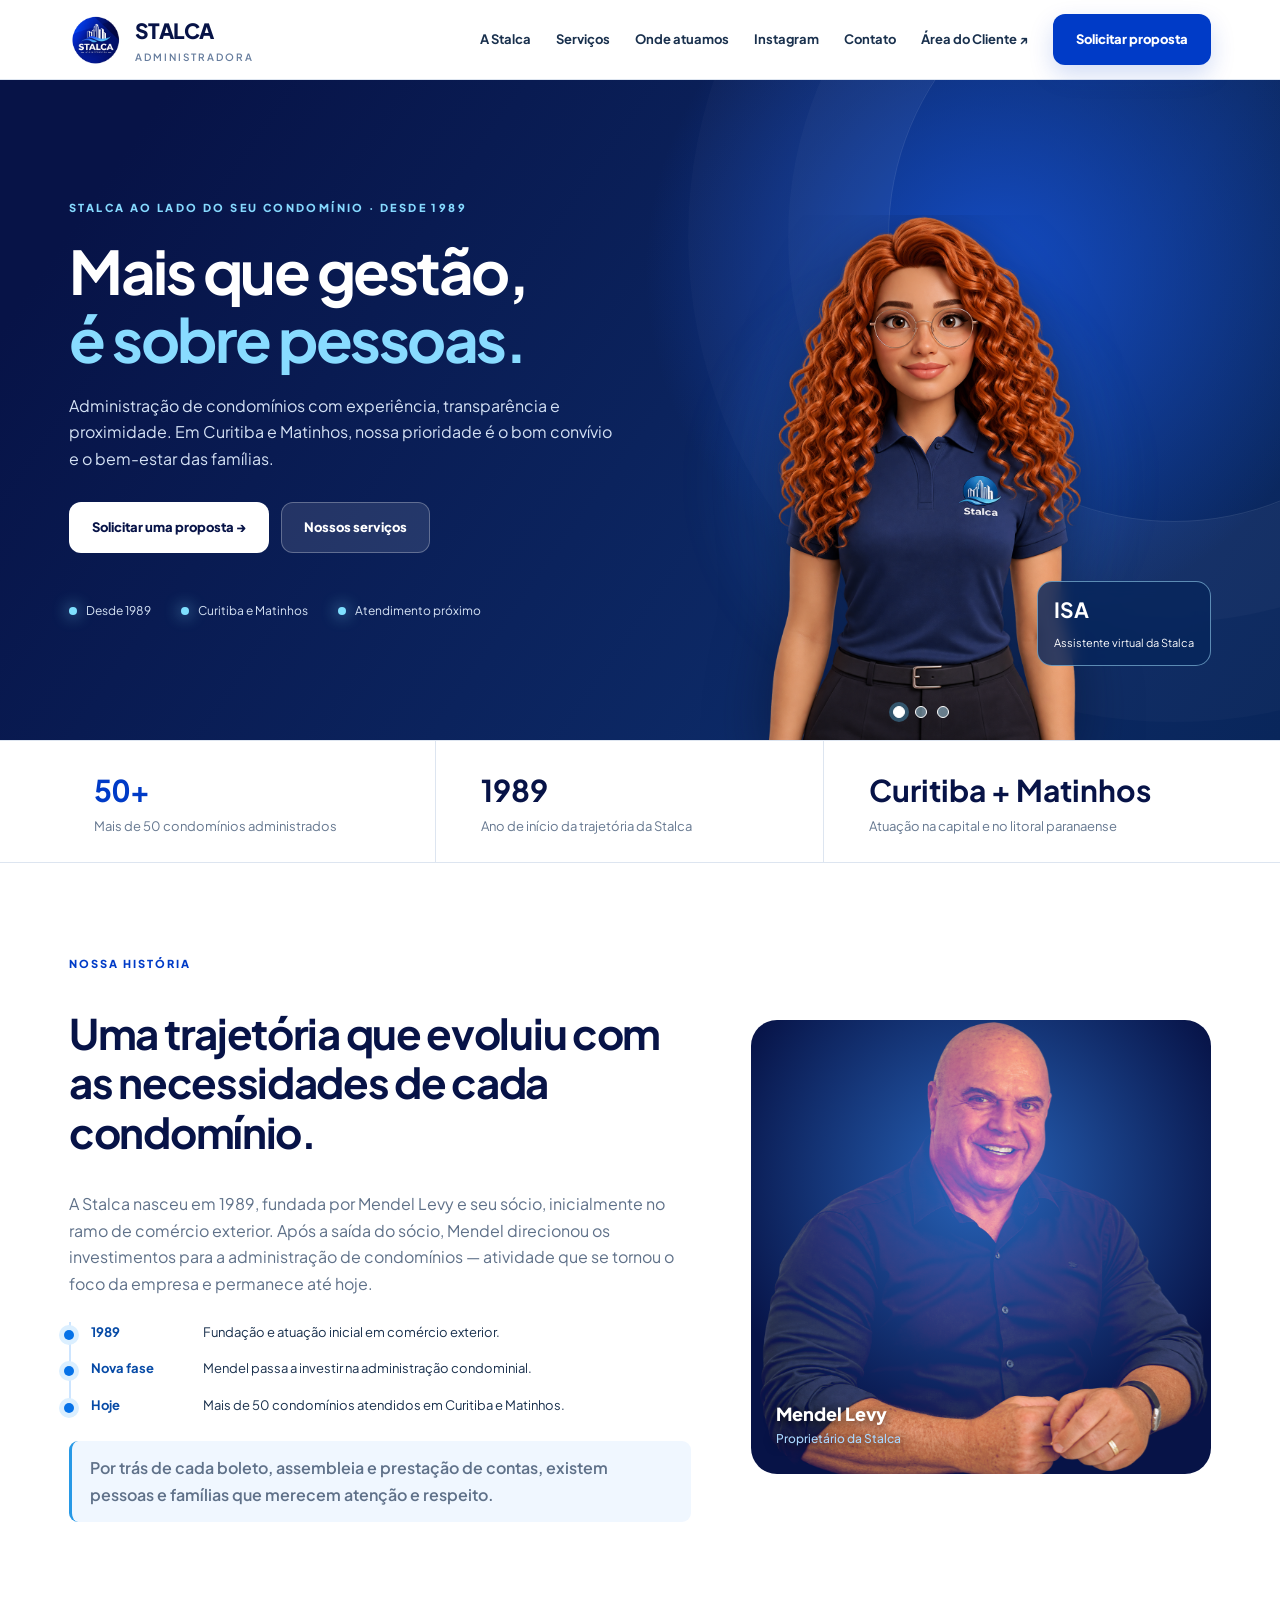
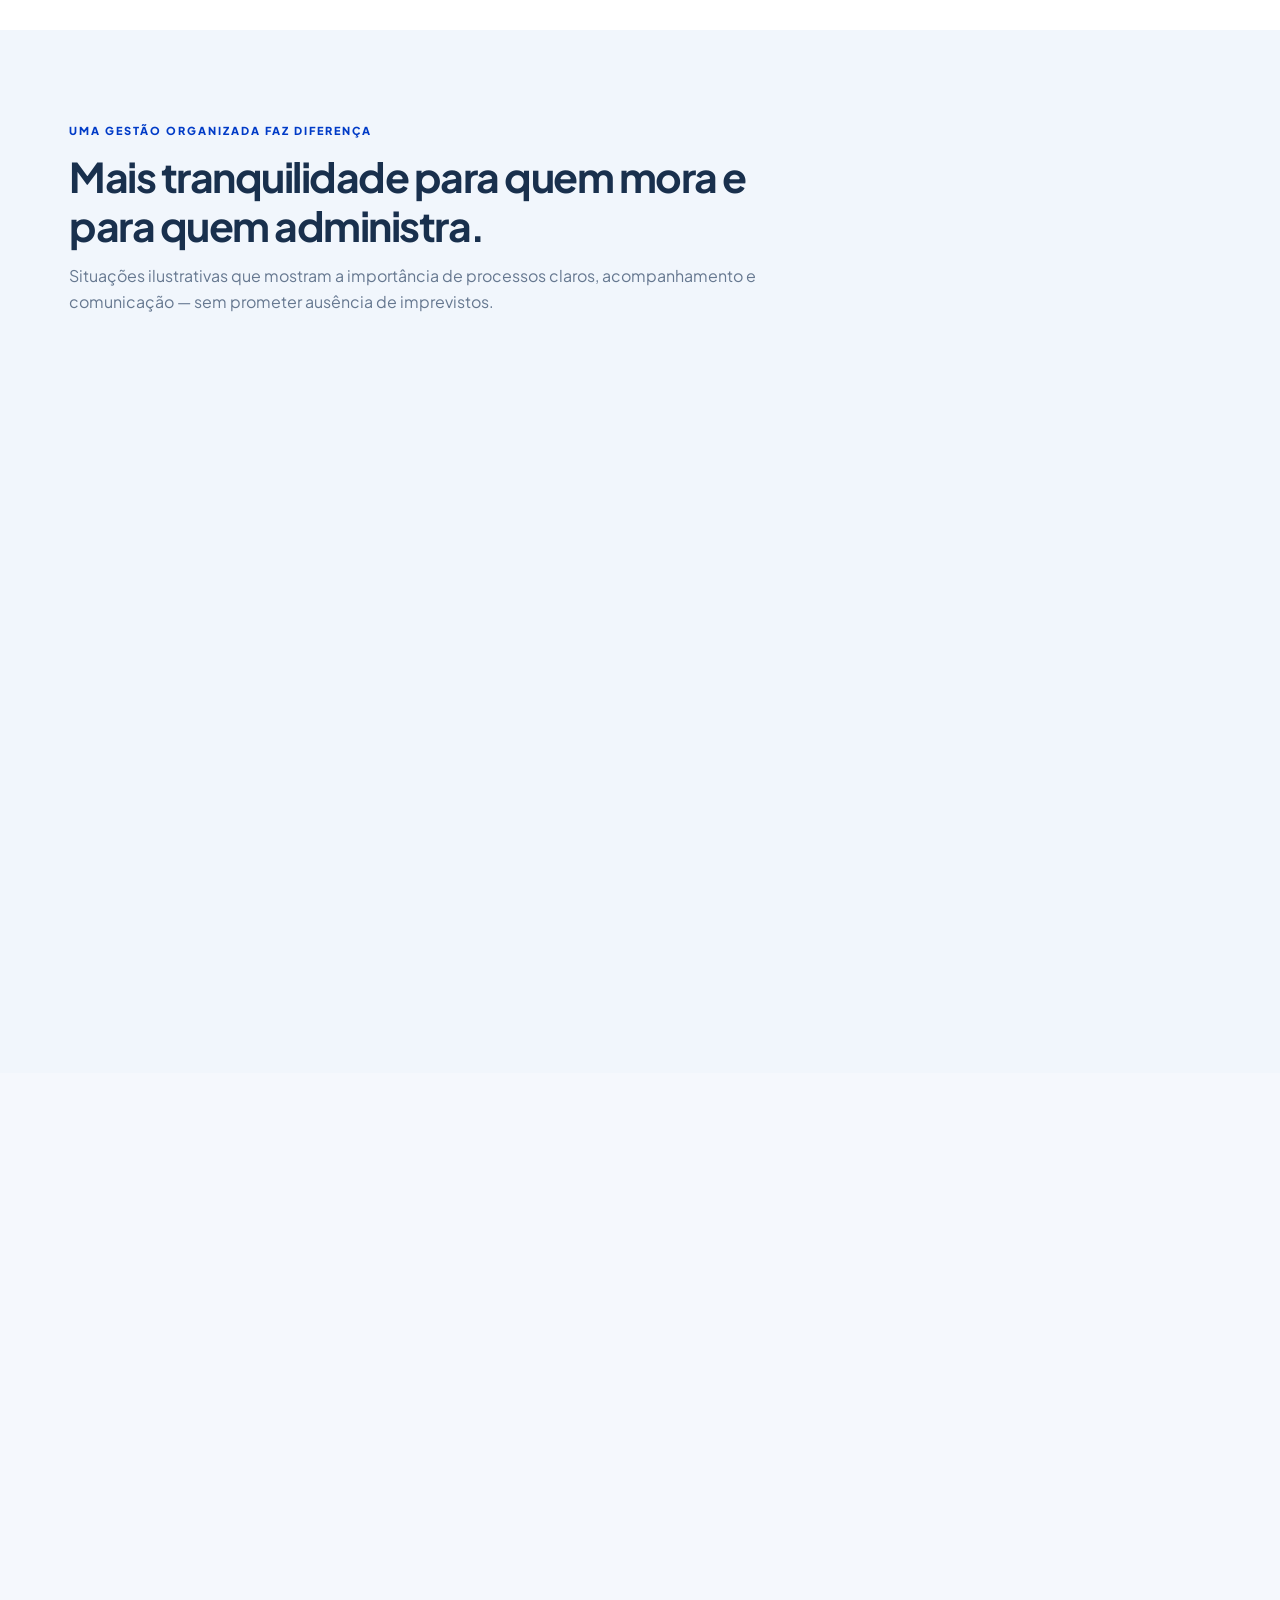
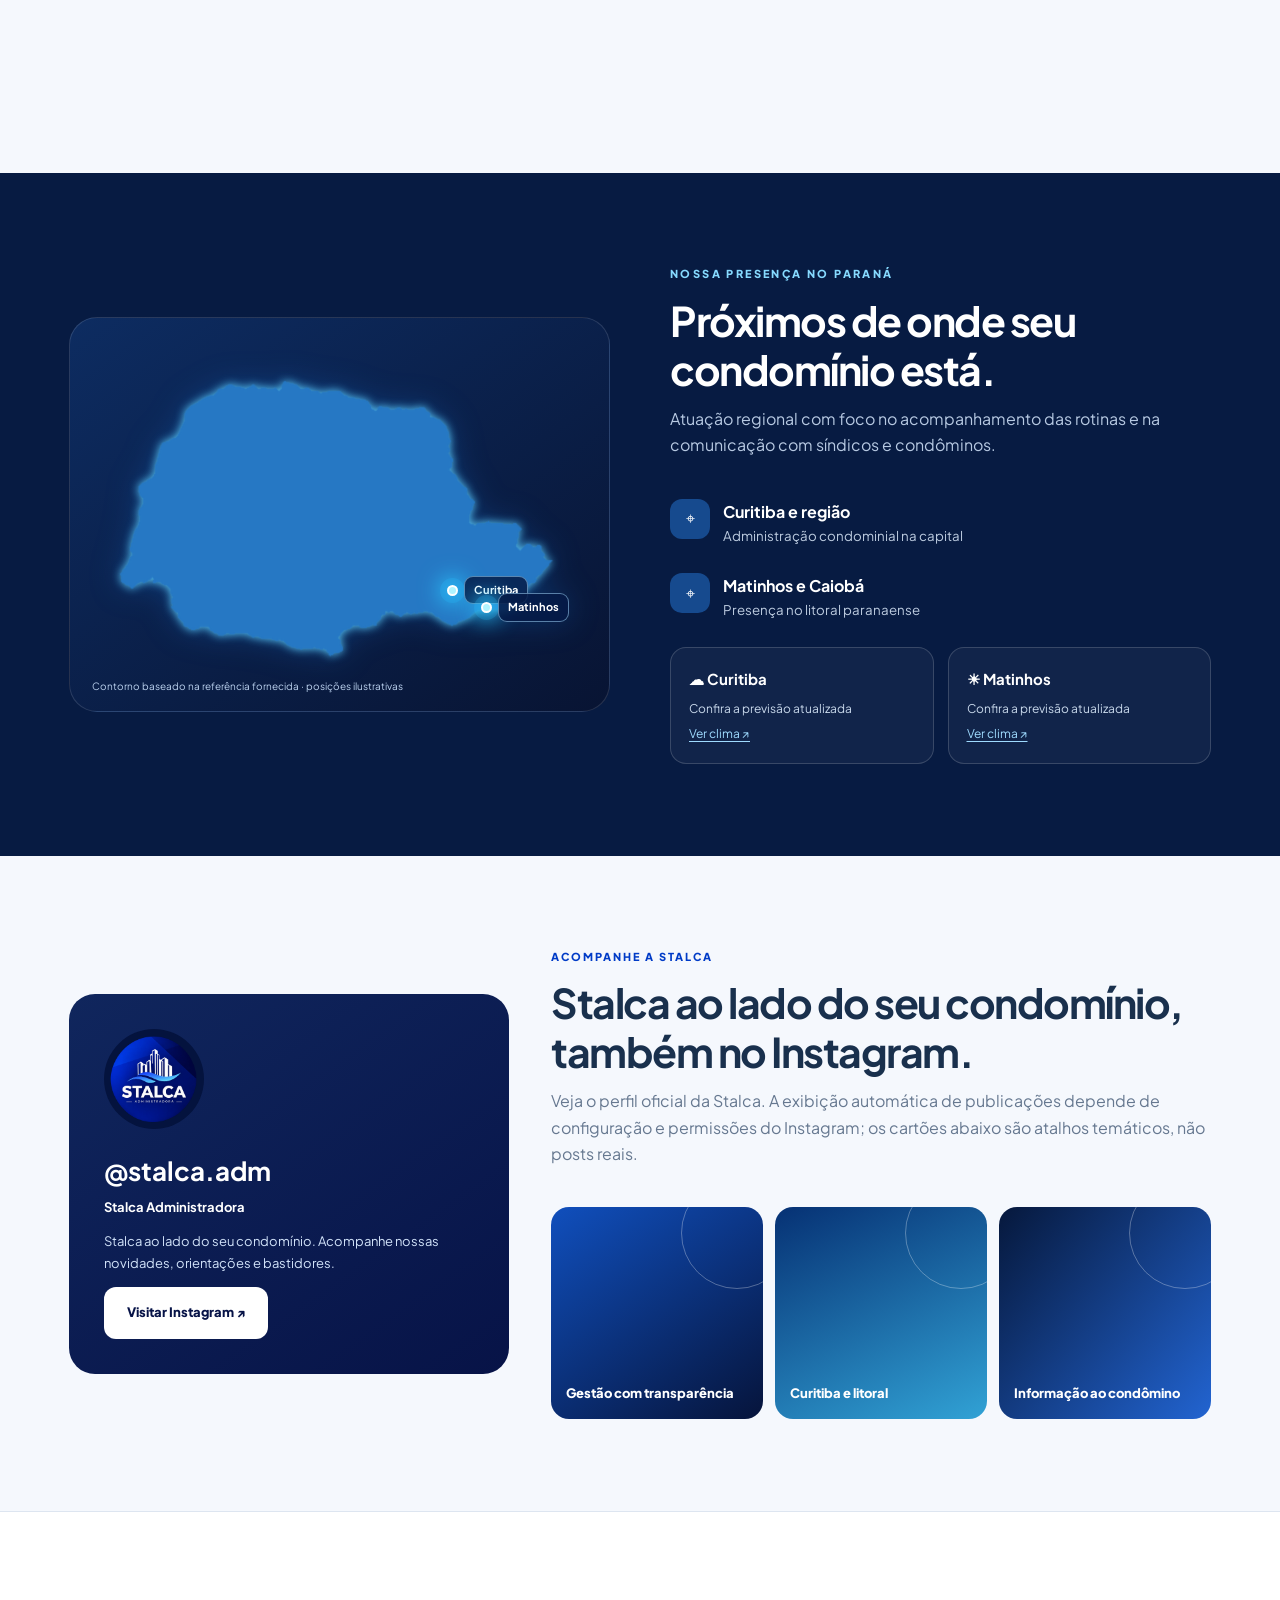
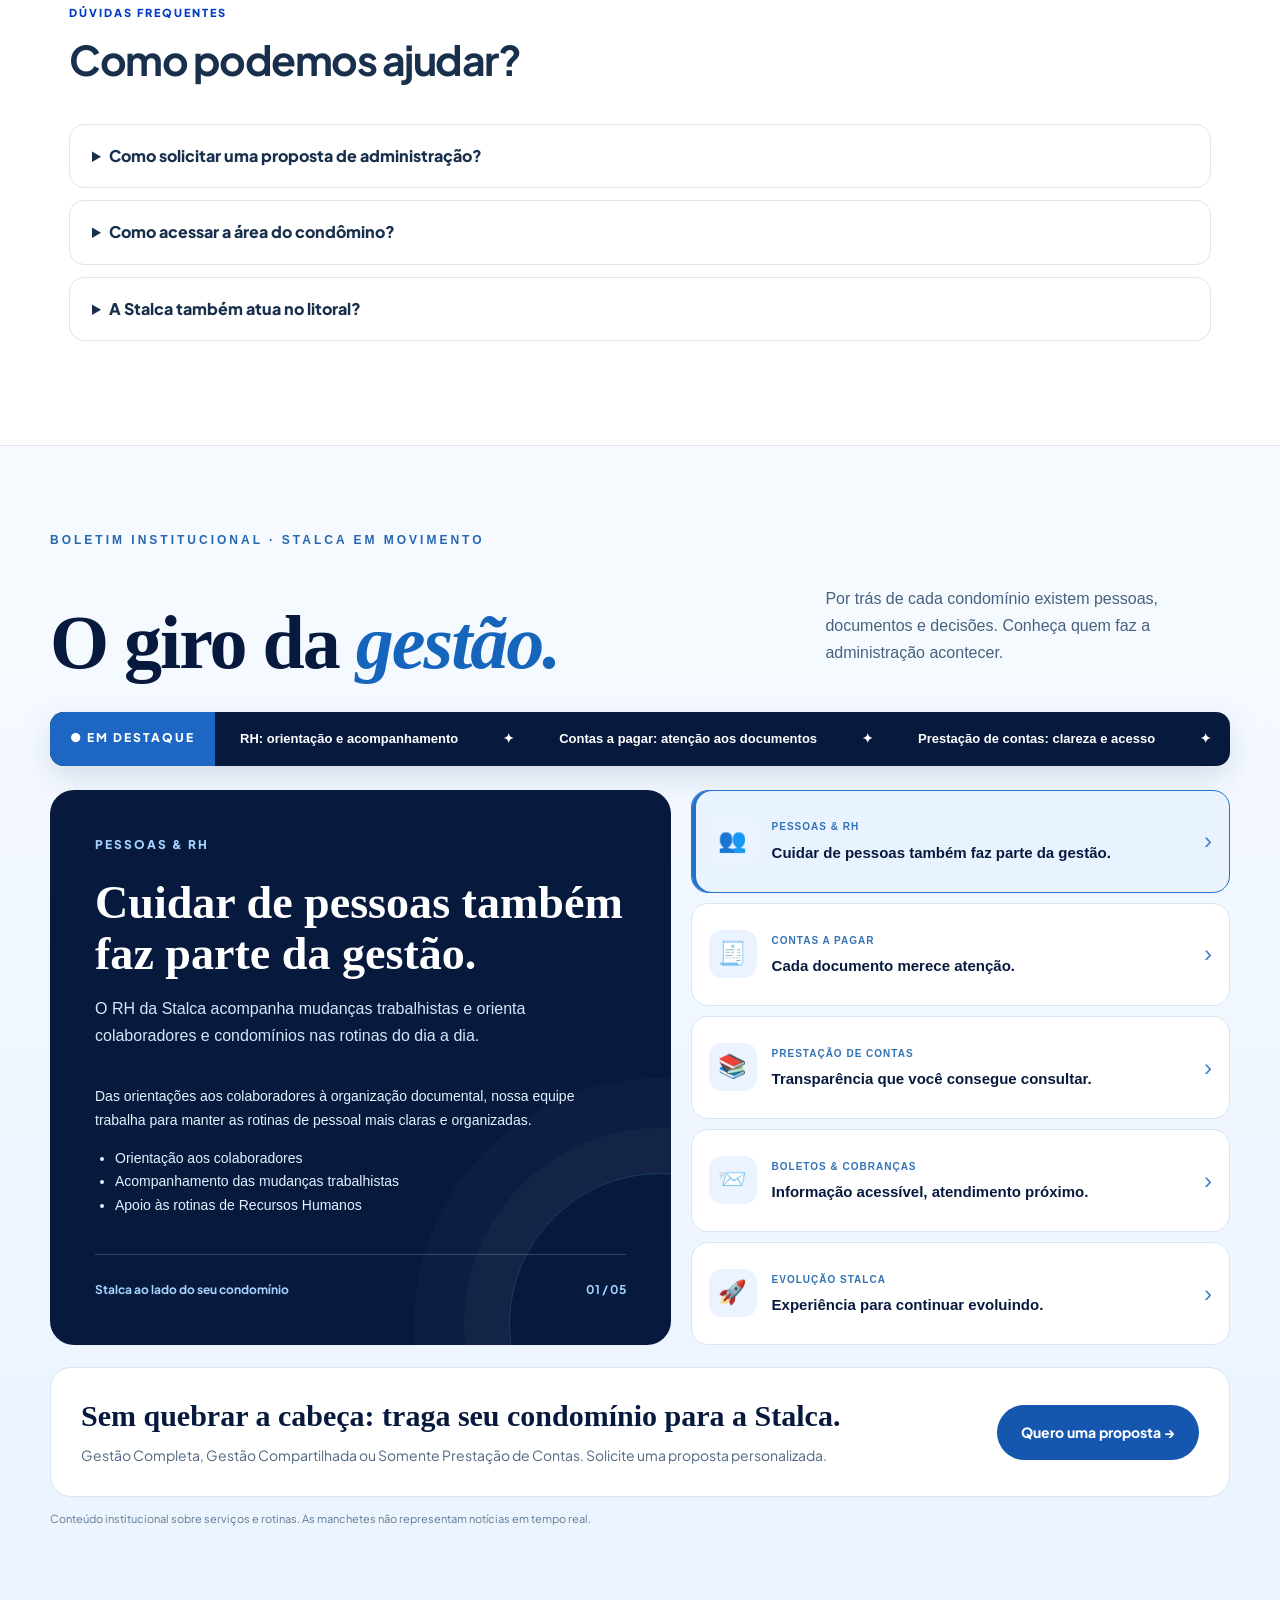
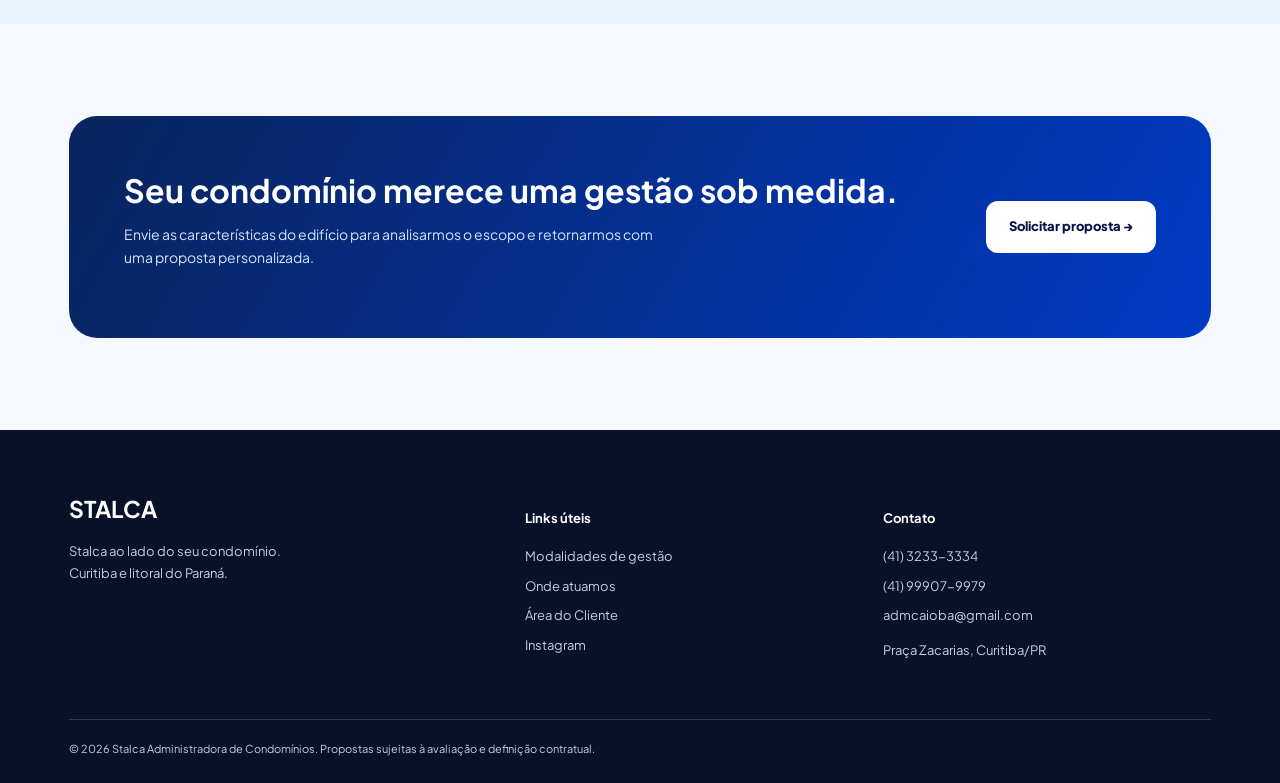
<file: index.html>
<!DOCTYPE html>
<html lang="pt-BR">
<head>
<meta charset="UTF-8"><meta name="viewport" content="width=device-width, initial-scale=1"><meta name="theme-color" content="#071347">
<title>Stalca Administradora | Curitiba e Litoral do Paraná</title>
<meta name="description" content="Desde 1989, administração de condomínios em Curitiba e no litoral paranaense. Gestão completa, compartilhada e prestação de contas. Solicite uma proposta.">
<link rel="icon" href="stalca-favicon.png" type="image/png"><link rel="preconnect" href="https://fonts.googleapis.com"><link rel="preconnect" href="https://fonts.gstatic.com" crossorigin>
<link href="https://fonts.googleapis.com/css2?family=Plus+Jakarta+Sans:wght@400;500;600;700;800&display=swap" rel="stylesheet">
<link rel="stylesheet" href="stalca-intro.css"><script src="stalca-intro.js" defer></script>
<style>
:root{--navy:#071347;--deep:#091b3d;--blue:#003bc7;--sky:#37a7ff;--ice:#84daff;--text:#19304d;--muted:#667890;--border:#dde5f0;--background:#f5f8fd;--white:#fff}*{box-sizing:border-box}html{scroll-behavior:smooth}body{margin:0;background:var(--background);font-family:'Plus Jakarta Sans',sans-serif;color:var(--text);line-height:1.65}a{color:inherit;text-decoration:none}button,input,textarea,select{font:inherit}button{cursor:pointer}img{max-width:100%}.wrap{max-width:1190px;margin:auto;padding:0 24px}header{height:80px;background:rgba(255,255,255,.95);backdrop-filter:blur(14px);border-bottom:1px solid var(--border);position:sticky;top:0;z-index:70}.header-inner{height:100%;display:flex;align-items:center;justify-content:space-between;gap:20px}.brand{display:flex;align-items:center;gap:12px;font-weight:800;color:var(--navy);font-size:21px;letter-spacing:-.6px}.brand img{width:54px;height:54px;object-fit:contain}.brand small{display:block;font-weight:600;font-size:10px;letter-spacing:2px;color:#657c9d}.nav{display:flex;align-items:center;gap:25px;font-size:13px;font-weight:700}.nav a:hover{color:var(--blue)}.btn{display:inline-flex;align-items:center;justify-content:center;gap:9px;padding:14px 22px;border-radius:12px;border:1px solid transparent;font-size:13px;font-weight:800;transition:.2s}.btn:hover{transform:translateY(-2px)}.btn-primary{background:var(--blue);color:#fff;box-shadow:0 10px 25px rgba(0,59,199,.18)}.btn-light{background:#fff;color:var(--navy)}.btn-outline{border-color:#cbd8ec;background:transparent;color:var(--text)}.btn-ghost{background:rgba(255,255,255,.11);border-color:rgba(255,255,255,.28);color:white}.hamburger{display:none;border:0;background:transparent;font-size:26px;color:var(--navy)}.hero{background:radial-gradient(circle at 78% 29%,#144cc3 0%,transparent 32%),linear-gradient(125deg,#071347 10%,#0d2b68 72%,#09265b);color:#fff;position:relative;overflow:hidden}.hero:before{content:'';position:absolute;width:570px;height:570px;border-radius:50%;border:1px solid #ffffff1c;right:-180px;top:-130px;box-shadow:0 0 0 100px #ffffff06,0 0 0 200px #ffffff05}.hero-grid{display:grid;grid-template-columns:1.1fr .9fr;min-height:620px;align-items:center;gap:40px;position:relative}.eyebrow{font-size:11px;letter-spacing:2.4px;font-weight:800;text-transform:uppercase;color:#86daff}.hero h1{font-size:clamp(37px,4.7vw,66px);line-height:1.13;letter-spacing:-2.5px;margin:20px 0}.hero h1 em{font-style:normal;color:#88dbff}.hero p{font-size:16px;max-width:590px;color:#d4e1f4;margin-bottom:30px}.actions{display:flex;gap:12px;flex-wrap:wrap}.hero-visual{position:relative;display:grid;place-items:center}.hero-visual img{width:min(100%,435px);filter:drop-shadow(0 30px 42px rgba(0,0,0,.32));animation:float 7s ease-in-out infinite}.orbit{position:absolute;border:1px solid #ffffff2d;border-radius:50%;width:460px;height:460px}.orbit.two{width:540px;height:540px;border-color:#ffffff10}.kicker{display:flex;gap:30px;margin-top:48px;flex-wrap:wrap;font-size:12px;color:#d6e3f5}.kicker span{display:flex;gap:9px;align-items:center}.dot{width:8px;height:8px;background:#7fe0ff;border-radius:50%;box-shadow:0 0 16px #7fe0ff}.section{padding:92px 0}.section-head{max-width:700px;margin-bottom:40px}.section-head h2{font-size:clamp(29px,3.2vw,42px);letter-spacing:-1.5px;line-height:1.2;margin:12px 0}.section-head p{color:var(--muted);margin:0}.tag{color:var(--blue);font-size:11px;font-weight:800;letter-spacing:2px;text-transform:uppercase}.cards{display:grid;grid-template-columns:repeat(3,1fr);gap:18px}.card{background:#fff;border:1px solid var(--border);border-radius:22px;padding:30px;box-shadow:0 12px 35px rgba(15,44,86,.035);transition:.25s}.card:hover{transform:translateY(-5px);border-color:#9fc8f9}.card h3{font-size:22px;line-height:1.3;letter-spacing:-.7px;color:var(--navy);margin:17px 0 12px}.card p{font-size:13px;color:var(--muted)}.card .icon{display:grid;place-items:center;width:50px;height:50px;border-radius:14px;color:#0861cb;font-size:25px;background:#e9f4ff}.card a{display:inline-block;margin-top:14px;color:var(--blue);font-weight:800;font-size:12px}.band{background:white;border-top:1px solid var(--border);border-bottom:1px solid var(--border)}.stats{display:grid;grid-template-columns:repeat(3,1fr);gap:20px}.stat{padding:25px;border-right:1px solid var(--border)}.stat:last-child{border:0}.stat strong{font-size:30px;color:var(--navy)}.stat div{font-size:13px;color:var(--muted)}.region{background:#071b42;color:#fff}.region .section-head p{color:#b7c9e2}.region-layout{display:grid;grid-template-columns:1fr 1fr;gap:60px;align-items:center}.map-card{background:linear-gradient(145deg,#0d2c61,#081433);border:1px solid #ffffff20;border-radius:28px;padding:25px;min-height:390px;display:grid;place-items:center;position:relative}.map-card svg{width:min(100%,430px);height:auto}.map-pulse{transform-origin:center;animation:pulse 2.3s infinite}.location{display:flex;align-items:flex-start;gap:13px;margin:26px 0}.pin{background:#164a8e;width:40px;height:40px;display:grid;place-items:center;border-radius:12px;flex-shrink:0}.location strong{display:block}.location small{display:block;color:#bdcce0}.weather-grid{display:grid;grid-template-columns:1fr 1fr;gap:14px;margin-top:26px}.weather{border:1px solid #ffffff2a;border-radius:16px;padding:18px;background:#ffffff0b}.weather strong{font-size:15px}.weather span{display:block;color:#c8d8eb;font-size:12px;margin-top:6px}.weather a{text-decoration:underline;text-underline-offset:3px;color:#9fdbff;font-size:12px}.instagram{display:grid;grid-template-columns:.8fr 1.2fr;gap:42px;align-items:center}.ig-profile{background:linear-gradient(145deg,#10265d,#071347);border-radius:26px;color:white;padding:35px}.ig-avatar{border-radius:100%;width:100px;height:100px;object-fit:contain;background:#04133e}.ig-profile h3{font-size:26px;margin:14px 0 4px}.ig-profile p{font-size:13px;color:#d2e3fa}.ig-posts{display:grid;grid-template-columns:repeat(3,1fr);gap:12px}.post{aspect-ratio:1;border-radius:18px;padding:15px;display:flex;align-items:end;background:linear-gradient(145deg,#104fbd,#06143b);color:white;position:relative;overflow:hidden;font-size:13px;font-weight:800}.post:nth-child(2){background:linear-gradient(155deg,#063174,#31a2d5)}.post:nth-child(3){background:linear-gradient(130deg,#06183c,#2264d1)}.post:before{content:'';position:absolute;right:-30px;top:-30px;width:110px;height:110px;border:1px solid #ffffff4c;border-radius:100%}.post span{z-index:1}.faq-item{background:#fff;border:1px solid var(--border);border-radius:15px;padding:18px 22px;margin:12px 0}.faq-item summary{cursor:pointer;font-weight:800}.faq-item p{color:var(--muted);font-size:13px}.cta{background:linear-gradient(120deg,#09245d,#003bc7);border-radius:28px;padding:55px;color:white;display:flex;gap:25px;align-items:center;justify-content:space-between}.cta h2{font-size:32px;margin:0 0 12px;line-height:1.2}.cta p{max-width:550px;color:#d2e4ff;font-size:14px}footer{background:#071229;color:#c1d0e5;padding:60px 0 25px;font-size:13px}.footer-grid{display:grid;grid-template-columns:1.3fr 1fr 1fr;gap:30px}.footer-grid h4{color:#fff}.footer-grid a{display:block;margin:8px 0}.footnote{margin-top:45px;padding-top:20px;border-top:1px solid #ffffff2b;font-size:11px}.modal{border:0;border-radius:24px;padding:0;width:min(760px,calc(100% - 20px));max-height:min(92vh,920px);box-shadow:0 30px 100px #0007}.modal::backdrop{background:#061226c7;backdrop-filter:blur(4px)}.modal-head{padding:24px 30px;background:var(--navy);color:white;display:flex;align-items:center;justify-content:space-between}.modal-head h2{margin:0;font-size:22px}.close{background:transparent;border:0;color:white;font-size:28px}.form-body{padding:26px 30px;overflow:auto;max-height:calc(92vh - 145px)}.fields{display:grid;grid-template-columns:1fr 1fr;gap:15px}.field{display:flex;flex-direction:column;gap:6px}.field.full{grid-column:1/-1}.field label{font-size:12px;font-weight:800}.field input,.field select,.field textarea{width:100%;border:1px solid #cdd8e8;border-radius:10px;padding:12px;background:white;color:var(--text);min-width:0}.field input:focus,.field select:focus,.field textarea:focus{outline:2px solid #79b7ff}.form-title{font-weight:800;color:var(--navy);margin:25px 0 13px;border-bottom:1px solid #e1e8f1;padding-bottom:7px}.form-title:first-child{margin-top:0}.form-actions{display:flex;flex-wrap:wrap;gap:10px;align-items:center;margin-top:24px}.notice{font-size:11px;color:#64758b}.skip{position:absolute;left:-9999px}.skip:focus{left:12px;top:12px;z-index:900;background:white;padding:10px}.reveal{opacity:0;transform:translateY(22px);transition:opacity .7s,transform .7s}.reveal.visible{opacity:1;transform:none}@keyframes float{50%{transform:translateY(-12px)}}@keyframes pulse{50%{opacity:.35;transform:scale(1.45)}}@media(max-width:950px){.nav{gap:12px}.nav a{font-size:11px}.hero-grid{gap:10px}.orbit{display:none}}@media(max-width:760px){header{height:70px}.brand img{width:45px;height:45px}.hamburger{display:block}.nav{display:none;position:absolute;top:70px;left:0;right:0;background:white;padding:18px 24px;box-shadow:0 20px 25px #0002;flex-direction:column;align-items:flex-start;gap:16px}.nav.open{display:flex}.nav a{font-size:14px}.hero-grid,.region-layout,.instagram{grid-template-columns:1fr}.hero-grid{padding-top:65px;padding-bottom:50px}.hero-visual{margin-top:10px}.hero-visual img{max-width:245px}.kicker{margin-top:25px}.section{padding:65px 0}.cards,.stats{grid-template-columns:1fr}.stat{border-right:0;border-bottom:1px solid var(--border)}.weather-grid{grid-template-columns:1fr 1fr}.ig-posts{gap:6px}.post{border-radius:11px;font-size:10px;padding:8px}.cta{display:block;padding:30px}.footer-grid{grid-template-columns:1fr}.fields{grid-template-columns:1fr}.form-body{padding:20px}.modal-head{padding:20px}}@media(prefers-reduced-motion:reduce){*,*:before,*:after{animation:none!important;scroll-behavior:auto!important;transition:none!important}.reveal{opacity:1;transform:none}}

/* V2 — identidade visual, história, contador e mapa */
.hero-grid{grid-template-columns:1fr 1.06fr;min-height:660px;gap:15px}.hero-team{align-self:end;display:flex;justify-content:center;align-items:flex-end;position:relative;min-height:580px}.hero-team figure{margin:0;position:relative}.mendel-figure{width:72%;max-width:420px;z-index:2}.mendel-figure>img{width:100%;height:560px;object-fit:cover;object-position:center top;-webkit-mask-image:linear-gradient(#000 77%,transparent 100%);mask-image:linear-gradient(#000 77%,transparent 100%);filter:drop-shadow(0 18px 30px #0006)}.isa-figure{width:43%;max-width:265px;margin-left:-13%!important;z-index:1;padding-bottom:45px}.isa-figure>img{width:100%;aspect-ratio:4/5;object-fit:cover;object-position:center;border-radius:100px 100px 30px 30px;border:3px solid #9ce1ff88;box-shadow:0 25px 40px #0006}.hero-team figcaption{position:absolute;bottom:44px;left:10px;padding:7px 13px;border-radius:11px;background:#061839d9;color:white;border:1px solid #8fd5ff55;font-size:12px}.hero-team figcaption strong{display:block;font-size:13px}.hero-team figcaption small{display:block;color:#abd7fb}.isa-figure figcaption{bottom:2px}.stat .counter{font-variant-numeric:tabular-nums;color:#003bc7}.story-section{background:#fff}.story-layout{display:grid;grid-template-columns:1.15fr .85fr;gap:60px;align-items:center}.story-copy h2{font-size:clamp(28px,3.4vw,42px);line-height:1.18;color:#071347;letter-spacing:-1.3px}.story-copy p{color:#5f7189}.timeline{display:grid;gap:15px;border-left:2px solid #cde5ff;padding-left:20px;margin:25px 0}.timeline>div{display:grid;grid-template-columns:100px 1fr;gap:12px;position:relative;font-size:13px}.timeline>div:before{content:'';position:absolute;left:-27px;top:8px;width:10px;height:10px;border-radius:50%;background:#0672e8;box-shadow:0 0 0 5px #dbefff}.timeline b{color:#064aa6}.story-note{padding:14px 18px;background:#f0f7ff;border-left:3px solid #2799e6;border-radius:9px;font-weight:600}.story-visual{min-height:410px;background:radial-gradient(circle at 50% 35%,#2865bb 0%,#071347 73%);border-radius:26px;position:relative;overflow:hidden;display:flex;justify-content:center;align-items:flex-end}.story-visual img{max-height:480px;width:auto;object-fit:contain;mix-blend-mode:lighten}.story-sign{position:absolute;bottom:25px;left:25px;color:white;font-weight:800;font-size:18px;text-shadow:0 2px 12px #000}.story-sign small{display:block;font-size:12px;font-weight:500;color:#a9d7ff}.compare-section{background:#f1f6fc}.compare-grid{display:grid;grid-template-columns:repeat(2,minmax(0,1fr));gap:22px}.compare-box{background:#fff;border:1px solid #d6e3f1;border-radius:24px;padding:30px;box-shadow:0 15px 45px #10234b0a}.compare-before{border-top:5px solid #ed906f}.compare-after{border-top:5px solid #3cbb8d}.compare-badge{font-size:11px;font-weight:800;letter-spacing:1px;color:#6a7b92}.compare-illustration{font-size:65px;min-height:140px;display:flex;align-items:center;justify-content:center;gap:22px;background:linear-gradient(120deg,#f5e9e2,#fff);border-radius:18px;margin:22px 0}.compare-illustration span{font-size:50px}.compare-after .compare-illustration{background:linear-gradient(120deg,#e5f5f4,#e9efff)}.compare-box h3{font-size:23px;color:#071347}.compare-box p,.compare-box li{color:#596f86;font-size:14px}.compare-box ul{padding-left:22px}.parana-visual{width:100%;max-width:490px;aspect-ratio:448/307;position:relative;filter:drop-shadow(0 0 15px #126ac755)}.parana-visual>img{width:100%;height:100%;object-fit:contain;filter:drop-shadow(0 0 5px #5dcfff)}.map-marker{position:absolute;display:flex;align-items:center;gap:6px;color:#fff;white-space:nowrap;font-size:12px;z-index:4}.map-marker i{width:11px;height:11px;border-radius:50%;background:#b0f4ff;border:2px solid white;box-shadow:0 0 0 7px #26bcff36,0 0 22px 7px #2bc9ff;animation:markerGlow 2.3s infinite}.map-marker b{background:#051b47d9;border:1px solid #a4dafe88;padding:4px 9px;border-radius:9px;font-size:11px}.map-marker.curitiba{left:71%;top:67%}.map-marker.matinhos{left:82%;top:79%}@keyframes markerGlow{50%{box-shadow:0 0 0 12px #26bcff0a,0 0 28px 10px #2bc9ff}}@media(max-width:900px){.hero-grid{grid-template-columns:1fr}.hero-team{min-height:390px}.mendel-figure>img{height:390px}.isa-figure{padding-bottom:20px}.story-layout{grid-template-columns:1fr}.story-visual{min-height:280px;max-height:420px}.compare-grid{grid-template-columns:1fr}}@media(max-width:600px){.hero-team{min-height:280px}.mendel-figure>img{height:320px}.mendel-figure{width:65%}.isa-figure{width:40%}.hero-team figcaption{bottom:20px;font-size:10px}.hero h1{font-size:38px}.timeline>div{grid-template-columns:75px 1fr}.compare-illustration{font-size:44px;min-height:100px}.map-marker b{font-size:9px;padding:2px 4px}.map-marker.curitiba{left:68%;top:65%}.map-marker.matinhos{left:80%;top:80%}}@media(prefers-reduced-motion:reduce){.map-marker i{animation:none}}

/* V3 — ajustes solicitados para a equipe e o mapa */
.hero-assistant{min-height:550px;position:relative;display:flex;align-items:flex-end;justify-content:center;isolation:isolate}
.hero-assistant::before{content:"";position:absolute;inset:12% 0 6%;border-radius:50%;background:radial-gradient(circle,#2d83ff66,transparent 62%);filter:blur(12px);z-index:-1}
.isa-slideshow{position:relative;width:min(100%,490px);height:525px;overflow:hidden}
.isa-slide{position:absolute;inset:0;width:100%;height:100%;object-fit:contain;object-position:center bottom;opacity:0;transform:translateY(14px) scale(.985);transition:opacity .65s ease,transform .65s ease;filter:drop-shadow(0 18px 30px #06122e99);animation:none!important}
.isa-slide.is-active{opacity:1;transform:translateY(0) scale(1)}
.isa-label{position:absolute;right:0;bottom:74px;z-index:4;background:#07255ccf;color:white;border:1px solid #a5e2ff8a;padding:11px 16px;border-radius:15px;backdrop-filter:blur(8px)}
.isa-label strong{display:block;font-size:21px}.isa-label span{font-size:11px}
.isa-dots{position:absolute;bottom:22px;left:50%;transform:translateX(-50%);display:flex;gap:10px;z-index:5}
.isa-dots button{width:12px;height:12px;border-radius:50%;background:#a6d2e688;border:1px solid white;cursor:pointer;padding:0}
.isa-dots button.is-active{background:#fff;box-shadow:0 0 0 4px #5cc8ff55}
.isa-dots button:focus-visible{outline:3px solid #fff;outline-offset:4px}
.story-visual>img{width:100%;height:100%;object-fit:contain;object-position:center bottom}
.compare-illustration{padding:0;overflow:hidden;display:block;background:#e6edf8;min-height:0;aspect-ratio:1.78}
.compare-illustration img{width:100%;height:100%;display:block;object-fit:cover}
.compare-after .compare-illustration{background:#e6edf8}
.parana-visual .map-marker.curitiba{left:72%;top:68%}
.parana-visual .map-marker.matinhos{left:79%;top:73%}
.map-marker i{flex:none}.map-marker b{position:relative}
@media(max-width:900px){.hero-assistant{min-height:390px}.isa-slideshow{height:380px}.isa-label{right:6%;bottom:62px}}
@media(max-width:600px){.hero-assistant{min-height:340px}.isa-slideshow{height:330px}.isa-label{right:0;bottom:48px;padding:8px 11px}.isa-label strong{font-size:16px}.isa-label span{font-size:9px}.isa-dots{bottom:10px}.parana-visual .map-marker.curitiba{left:70%;top:66%}.parana-visual .map-marker.matinhos{left:78%;top:72%}.map-marker.matinhos b{transform:translate(-20%,32px)}}
@media(prefers-reduced-motion:reduce){.isa-slide{transition:none}}
</style>
</head>
<body>
<a href="#conteudo" class="skip">Ir ao conteúdo</a>
<header><div class="wrap header-inner"><a href="#inicio" class="brand"><img src="stalca-logo-nova.webp" alt="Logo da Stalca"><span>STALCA<small>ADMINISTRADORA</small></span></a><button id="menuBtn" class="hamburger" aria-label="Abrir menu" aria-expanded="false">☰</button><nav id="nav" class="nav" aria-label="Navegação principal"><a href="#historia">A Stalca</a><a href="#servicos">Serviços</a><a href="#atuacao">Onde atuamos</a><a href="#instagram">Instagram</a><a href="#contato">Contato</a><a href="https://www.sgconline.com.br/" target="_blank" rel="noopener">Área do Cliente ↗</a><button class="btn btn-primary open-proposal">Solicitar proposta</button></nav></div></header>
<main id="conteudo"><section class="hero" id="inicio"><div class="wrap hero-grid"><div><div class="eyebrow">STALCA AO LADO DO SEU CONDOMÍNIO · DESDE 1989</div><h1>Mais que gestão,<br><em>é sobre pessoas.</em></h1><p>Administração de condomínios com experiência, transparência e proximidade. Em Curitiba e Matinhos, nossa prioridade é o bom convívio e o bem-estar das famílias.</p><div class="actions"><button class="btn btn-light open-proposal">Solicitar uma proposta →</button><a class="btn btn-ghost" href="#servicos">Nossos serviços</a></div><div class="kicker"><span><i class="dot"></i>Desde 1989</span><span><i class="dot"></i>Curitiba e Matinhos</span><span><i class="dot"></i>Atendimento próximo</span></div></div><div class="hero-team hero-assistant" aria-label="ISA, assistente virtual da Stalca"><div class="isa-slideshow" id="isaSlideshow"><img class="isa-slide is-active" src="isa-pose-1.webp.png" alt="ISA, assistente virtual da Stalca, apresentando os serviços" width="780" height="1100" fetchpriority="high"><img class="isa-slide" src="isa-pose-2.webp.png" alt="ISA, assistente virtual da Stalca, dando boas-vindas" width="780" height="1100" loading="lazy"><img class="isa-slide" src="isa-pose-3.webp.png" alt="ISA, assistente virtual da Stalca, em postura profissional" width="780" height="1100" loading="lazy"></div><div class="isa-label"><strong>ISA</strong><span>Assistente virtual da Stalca</span></div><div class="isa-dots" aria-label="Apresentações da ISA"><button type="button" class="is-active" data-isa-slide="0" aria-label="Ver ISA 1" aria-pressed="true"></button><button type="button" data-isa-slide="1" aria-label="Ver ISA 2" aria-pressed="false"></button><button type="button" data-isa-slide="2" aria-label="Ver ISA 3" aria-pressed="false"></button></div></div></div></section>
<section class="band" id="historia"><div class="wrap stats"><div class="stat"><strong class="counter" data-target="50" aria-label="Mais de 50 condomínios administrados">50+</strong><div>Mais de 50 condomínios administrados</div></div><div class="stat"><strong>1989</strong><div>Ano de início da trajetória da Stalca</div></div><div class="stat"><strong>Curitiba + Matinhos</strong><div>Atuação na capital e no litoral paranaense</div></div></div></section>
<section class="section story-section"><div class="wrap story-layout"><div class="story-copy reveal"><div class="tag">NOSSA HISTÓRIA</div><h2>Uma trajetória que evoluiu com as necessidades de cada condomínio.</h2><p>A Stalca nasceu em 1989, fundada por Mendel Levy e seu sócio, inicialmente no ramo de comércio exterior. Após a saída do sócio, Mendel direcionou os investimentos para a administração de condomínios — atividade que se tornou o foco da empresa e permanece até hoje.</p><div class="timeline"><div><b>1989</b><span>Fundação e atuação inicial em comércio exterior.</span></div><div><b>Nova fase</b><span>Mendel passa a investir na administração condominial.</span></div><div><b>Hoje</b><span>Mais de 50 condomínios atendidos em Curitiba e Matinhos.</span></div></div><p class="story-note">Por trás de cada boleto, assembleia e prestação de contas, existem pessoas e famílias que merecem atenção e respeito.</p></div><div class="story-visual reveal"><img src="mendel-foto.webp.png" loading="lazy" alt="Fotografia do Sr. Mendel Levy, proprietário da Stalca"/><div class="story-sign">Mendel Levy <small>Proprietário da Stalca</small></div></div></div></section>
<section class="section compare-section" id="diferenca"><div class="wrap"><div class="section-head reveal"><div class="tag">UMA GESTÃO ORGANIZADA FAZ DIFERENÇA</div><h2>Mais tranquilidade para quem mora e para quem administra.</h2><p>Situações ilustrativas que mostram a importância de processos claros, acompanhamento e comunicação — sem prometer ausência de imprevistos.</p></div><div class="compare-grid"><article class="compare-box compare-before reveal"><span class="compare-badge">SEM UMA ROTINA ESTRUTURADA</span><div class="compare-illustration"><img src="rotina-sem-stalca.webp.png" loading="lazy" width="1040" height="644" alt="Ilustração de síndico diante de documentos acumulados e desorganizados"></div><h3>Quando falta organização</h3><p>Informações dispersas, prazos difíceis de acompanhar e dúvidas que demoram a ser esclarecidas.</p><ul><li>Documentos em locais diferentes</li><li>Comunicação fragmentada</li><li>Pouca visibilidade das rotinas</li></ul></article><article class="compare-box compare-after reveal"><span class="compare-badge">COM O APOIO DA STALCA</span><div class="compare-illustration"><img src="rotina-com-stalca.webp.png" loading="lazy" width="1040" height="644" alt="Ilustração de ambiente condominial organizado com apoio administrativo"></div><h3>Quando existe acompanhamento</h3><p>Processos organizados, responsabilidades definidas e informações acessíveis de acordo com o serviço contratado.</p><ul><li>Apoio às rotinas administrativas</li><li>Prestação de contas organizada</li><li>Contato próximo com a equipe</li></ul></article></div></div></section>
<section class="section" id="servicos"><div class="wrap"><div class="section-head reveal"><div class="tag">Nossas modalidades</div><h2>Uma solução para cada forma de administrar.</h2><p>Conheça os modelos de atendimento e solicite uma proposta personalizada. Os serviços específicos e responsabilidades são definidos contratualmente.</p></div><div class="cards"><article class="card reveal"><div class="icon">▦</div><h3>Gestão Completa</h3><p>Atendimento administrativo abrangente, com apoio nas rotinas financeiras e operacionais conforme as necessidades do condomínio.</p><a href="#proposta" class="plan-link" data-plan="Gestão Completa">Solicitar esta modalidade →</a></article><article class="card reveal"><div class="icon">⇄</div><h3>Gestão Compartilhada</h3><p>Divisão de atividades entre a administração, a sindicatura e a equipe do condomínio, com responsabilidades acordadas.</p><a href="#proposta" class="plan-link" data-plan="Gestão Compartilhada">Solicitar esta modalidade →</a></article><article class="card reveal"><div class="icon">▤</div><h3>Somente Prestação de Contas</h3><p>Organização e apresentação das informações financeiras, com escopo limitado aos serviços contratados.</p><a href="#proposta" class="plan-link" data-plan="Somente Prestação de Contas">Solicitar esta modalidade →</a></article></div></div></section>
<section class="section region" id="atuacao"><div class="wrap region-layout"><div class="map-card reveal" aria-label="Representação estilizada do Paraná com Curitiba e Matinhos destacados"><div class="parana-visual" role="img" aria-label="Contorno do Paraná baseado na referência fornecida, com marcadores aproximados de Curitiba e Matinhos"><img src="parana-contorno.png" alt="" loading="lazy"><span class="map-marker curitiba" title="Curitiba"><i></i><b>Curitiba</b></span><span class="map-marker matinhos" title="Matinhos / Caiobá"><i></i><b>Matinhos</b></span></div><div style="position:absolute;bottom:16px;left:22px;color:#bcd2ef;font-size:10px">Contorno baseado na referência fornecida · posições ilustrativas</div></div><div><div class="eyebrow">Nossa presença no Paraná</div><div class="section-head"><h2>Próximos de onde seu condomínio está.</h2><p>Atuação regional com foco no acompanhamento das rotinas e na comunicação com síndicos e condôminos.</p></div><div class="location"><div class="pin">⌖</div><div><strong>Curitiba e região</strong><small>Administração condominial na capital</small></div></div><div class="location"><div class="pin">⌖</div><div><strong>Matinhos e Caiobá</strong><small>Presença no litoral paranaense</small></div></div><div class="weather-grid"><div class="weather"><strong>☁ Curitiba</strong><span>Confira a previsão atualizada</span><a href="https://www.google.com/search?q=clima+Curitiba" target="_blank" rel="noopener">Ver clima ↗</a></div><div class="weather"><strong>☀ Matinhos</strong><span>Confira a previsão atualizada</span><a href="https://www.google.com/search?q=clima+Matinhos+PR" target="_blank" rel="noopener">Ver clima ↗</a></div></div></div></div></section>
<section class="section" id="instagram"><div class="wrap instagram"><div class="ig-profile reveal"><img class="ig-avatar" src="stalca-logo-nova.webp" alt="Marca da Stalca"><h3>@stalca.adm</h3><div style="font-weight:700;font-size:13px">Stalca Administradora</div><p>Stalca ao lado do seu condomínio. Acompanhe nossas novidades, orientações e bastidores.</p><a class="btn btn-light" href="https://www.instagram.com/stalca.adm/" target="_blank" rel="noopener noreferrer">Visitar Instagram ↗</a></div><div><div class="section-head reveal"><div class="tag">Acompanhe a Stalca</div><h2>Stalca ao lado do seu condomínio, também no Instagram.</h2><p>Veja o perfil oficial da Stalca. A exibição automática de publicações depende de configuração e permissões do Instagram; os cartões abaixo são atalhos temáticos, não posts reais.</p></div><div class="ig-posts reveal"><a class="post" href="https://www.instagram.com/stalca.adm/" target="_blank" rel="noopener"><span>Gestão com transparência</span></a><a class="post" href="https://www.instagram.com/stalca.adm/" target="_blank" rel="noopener"><span>Curitiba e litoral</span></a><a class="post" href="https://www.instagram.com/stalca.adm/" target="_blank" rel="noopener"><span>Informação ao condômino</span></a></div></div></div></section>
<section class="section band" id="faq"><div class="wrap"><div class="section-head"><div class="tag">Dúvidas frequentes</div><h2>Como podemos ajudar?</h2></div><details class="faq-item"><summary>Como solicitar uma proposta de administração?</summary><p>Clique em “Solicitar proposta”, escolha a modalidade de gestão e preencha o checklist. Ao final, o WhatsApp será aberto com as respostas para você confirmar o envio.</p></details><details class="faq-item"><summary>Como acessar a área do condômino?</summary><p>Use o botão “Área do Cliente” no menu, que direciona ao sistema de gestão utilizado pela administradora.</p></details><details class="faq-item"><summary>A Stalca também atua no litoral?</summary><p>Sim. A atuação institucional inclui Curitiba e Matinhos, no litoral paranaense.</p></details></div></section>
<section class="section" id="contato"><div class="wrap"><div class="cta"><div><h2>Seu condomínio merece uma gestão sob medida.</h2><p>Envie as características do edifício para analisarmos o escopo e retornarmos com uma proposta personalizada.</p></div><button class="btn btn-light open-proposal">Solicitar proposta →</button></div></div></section></main>
<footer><div class="wrap"><div class="footer-grid"><div><strong style="font-size:23px;color:white">STALCA</strong><p>Stalca ao lado do seu condomínio.<br>Curitiba e litoral do Paraná.</p></div><div><h4>Links úteis</h4><a href="#servicos">Modalidades de gestão</a><a href="#atuacao">Onde atuamos</a><a href="https://www.sgconline.com.br/" target="_blank" rel="noopener">Área do Cliente</a><a href="https://www.instagram.com/stalca.adm/" target="_blank" rel="noopener">Instagram</a></div><div><h4>Contato</h4><a href="tel:+554132333334">(41) 3233-3334</a><a href="https://wa.me/5541999079979" target="_blank" rel="noopener">(41) 99907-9979</a><a href="mailto:admcaioba@gmail.com">admcaioba@gmail.com</a><p>Praça Zacarias, Curitiba/PR</p></div></div><div class="footnote">© <span id="year"></span> Stalca Administradora de Condomínios. Propostas sujeitas à avaliação e definição contratual.</div></div></footer>
<dialog class="modal" id="proposalDialog" aria-labelledby="proposalTitle"><div class="modal-head"><h2 id="proposalTitle">Solicitar proposta</h2><button class="close" id="closeProposal" aria-label="Fechar formulário">×</button></div><div class="form-body"><form id="proposalForm"><p class="notice">Preencha o que souber. Nos campos técnicos, “Não sei” é uma resposta válida. O envio será confirmado por você no WhatsApp.</p>
<div class="form-title">01 · Contato e identificação</div><div class="fields"><div class="field"><label for="responsavel">Nome do responsável *</label><input required id="responsavel" name="responsavel" maxlength="120"></div><div class="field"><label for="telefone">WhatsApp para retorno *</label><input required id="telefone" name="telefone" type="tel" maxlength="22" placeholder="(41) 99999-9999"></div><div class="field"><label for="condominio">Nome do condomínio *</label><input required id="condominio" name="condominio" maxlength="150"></div><div class="field"><label for="cidade">Cidade *</label><input required id="cidade" name="cidade" maxlength="100"></div><div class="field full"><label for="endereco">Endereço / bairro</label><input id="endereco" name="endereco" maxlength="220"></div><div class="field"><label for="cnpj">CNPJ (opcional)</label><input id="cnpj" name="cnpj" maxlength="18" placeholder="00.000.000/0000-00"></div><div class="field"><label for="novo">Condomínio novo?</label><select id="novo" name="novo"><option>Não sei</option><option>Sim</option><option>Não</option></select></div></div>
<div class="form-title">02 · Modalidade de gestão</div><div class="fields"><div class="field full"><label for="modalidade">Qual modalidade você deseja?</label><select id="modalidade" name="modalidade"><option>Ainda não sei</option><option>Gestão Completa</option><option>Gestão Compartilhada</option><option>Somente Prestação de Contas</option></select></div></div>
<div class="form-title">03 · Estrutura do condomínio</div><div class="fields" id="structureFields"></div>
<div class="form-title">04 · Rotina administrativa</div><div class="fields" id="routineFields"></div>
<div class="form-title">05 · Áreas comuns e implantação</div><div class="fields" id="amenityFields"></div>
<div class="form-title">06 · Sindicatura e responsabilidades</div><div class="fields" id="syndicFields"></div>
<div class="form-title">07 · Observações</div><div class="fields"><div class="field full"><label for="observacoes">Outros serviços ou observações</label><textarea rows="3" id="observacoes" name="observacoes" maxlength="1500"></textarea></div></div>
<div class="form-actions"><button type="submit" class="btn btn-primary">Preparar mensagem no WhatsApp ↗</button><button type="button" class="btn btn-outline" id="copyProposal">Copiar respostas</button></div><p class="notice">Nenhum dado é salvo neste site. As informações serão colocadas na mensagem do WhatsApp somente após sua ação. Não inclua senhas ou dados de moradores.</p><p class="notice" id="formFeedback" role="status" aria-live="polite"></p></form></div></dialog>
<script>
(()=>{
const menu=document.getElementById('menuBtn'),nav=document.getElementById('nav');menu.addEventListener('click',()=>{let open=nav.classList.toggle('open');menu.setAttribute('aria-expanded',String(open))});nav.querySelectorAll('a').forEach(a=>a.addEventListener('click',()=>{nav.classList.remove('open');menu.setAttribute('aria-expanded','false')}));document.getElementById('year').textContent=new Date().getFullYear();
const dlg=document.getElementById('proposalDialog'),form=document.getElementById('proposalForm'),status=document.getElementById('formFeedback');function open(plan){if(plan)form.elements.modalidade.value=plan;dlg.showModal();}document.querySelectorAll('.open-proposal').forEach(el=>el.addEventListener('click',()=>open()));document.querySelectorAll('.plan-link').forEach(a=>a.addEventListener('click',e=>{e.preventDefault();open(a.dataset.plan)}));document.getElementById('closeProposal').addEventListener('click',()=>dlg.close());dlg.addEventListener('click',e=>{if(e.target===dlg)dlg.close()});
const fields=[
['structureFields',[['apartamentos','Apartamentos','number'],['vagas','Vagas de garagem','number'],['area','Área construída (m²)','number'],['funcionarios','Funcionários próprios','number'],['elevadores','Elevadores','number']]],
['routineFields',[['pagamentos','Quem fará os pagamentos?',['Stalca','Síndico','Não sei']],['porteiro','Possui porteiro?'],['inadimplencia','Cobrança de inadimplência pela Stalca?'],['contas','Contas/pagamentos por mês','numberOrUnknown'],['documentos','Documentos por mês','numberOrUnknown'],['assembleias','Assembleias por ano','numberOrUnknown']]],
['amenityFields',[['academia','Academia?'],['salao','Salão de festas?'],['coworking','Coworking / sala de reuniões?'],['lavanderia','Lavanderia compartilhada?'],['reservas','Gestão de reservas pela Stalca?'],['cadastro','Implantação cadastral necessária?'],['assembleiaImplantacao','Assembleia de implantação?']]],
['syndicFields',[['papel','Papel da Stalca',['Somente administradora','Indicação de síndico','Administradora e síndica (a avaliar)','Não sei']],['honorarios','Honorários do síndico incluídos?'],['reunioes','Reuniões extraordinárias por ano','numberOrUnknown'],['foraHorario','Atendimento fora do horário?'],['contratos','Gestão ativa de contratos e fornecedores?'],['sindObs','Observações de sindicatura','text']]]];
const names={};for(const [container,items] of fields){const root=document.getElementById(container);for(const [key,label,type] of items){names[key]=label;const div=document.createElement('div');div.className='field';const lab=document.createElement('label');lab.htmlFor=key;lab.textContent=label;div.append(lab);let field;if(Array.isArray(type)||type===undefined){field=document.createElement('select');for(const opt of (Array.isArray(type)?type:['Não sei','Sim','Não'])){const o=document.createElement('option');o.value=opt;o.textContent=opt;field.append(o)}}else{field=document.createElement('input');field.type=type==='number'?'number':'text';field.placeholder=type==='numberOrUnknown'?'Número ou Não sei':'';if(type==='number'){field.min='0';field.step=key==='area'?'any':'1'}field.maxLength=type==='text'?600:60}field.id=key;field.name=key;div.append(field);root.append(div)}}
const labels={responsavel:'Responsável',telefone:'Contato',condominio:'Condomínio',cidade:'Cidade',endereco:'Endereço',cnpj:'CNPJ',novo:'Condomínio novo?',modalidade:'Modalidade',observacoes:'Outros serviços / observações',...names};
function getMessage(){if(!form.reportValidity())return null;const data=new FormData(form),mod=data.get('modalidade');const lines=['*SOLICITAÇÃO DE PROPOSTA — STALCA*','','*Modalidade:* '+(mod==='Ainda não sei'?'Ainda não definida — avaliar Gestão Completa, Gestão Compartilhada e Somente Prestação de Contas':mod),''];for(const [key,val] of data){if(key==='modalidade')continue;lines.push('*'+(labels[key]||key)+':* '+(String(val).trim()||'Não informado'))}lines.push('','Origem: formulário do site da Stalca.');return lines.join('\n')}
form.addEventListener('submit',e=>{e.preventDefault();let msg=getMessage();if(!msg)return;const url='https://wa.me/5541999079979?text='+encodeURIComponent(msg);const win=window.open(url,'_blank','noopener,noreferrer');status.textContent=win?'O WhatsApp foi aberto. Confirme o envio da mensagem no aplicativo.':'Se a nova aba foi bloqueada, copie as respostas e envie manualmente para (41) 99907-9979.'});document.getElementById('copyProposal').addEventListener('click',async()=>{let msg=getMessage();if(!msg)return;try{await navigator.clipboard.writeText(msg);status.textContent='Respostas copiadas. Envie para o WhatsApp comercial.'}catch{status.textContent='Não foi possível copiar automaticamente. Verifique as permissões do navegador.'}});
const items=document.querySelectorAll('.reveal');if('IntersectionObserver'in window){const obs=new IntersectionObserver(es=>es.forEach(e=>{if(e.isIntersecting){e.target.classList.add('visible');obs.unobserve(e.target)}}),{threshold:.12});items.forEach(i=>obs.observe(i))}else items.forEach(i=>i.classList.add('visible'));
})();

// Contador visual com valor final fixo, sem sugerir contagem de dados ao vivo.
const counter=document.querySelector('.counter');
if(counter){const paint=()=>{if(window.matchMedia('(prefers-reduced-motion: reduce)').matches){counter.textContent='50+';return;}const total=50;let startTime=null;const frame=t=>{if(startTime===null)startTime=t;const f=Math.min((t-startTime)/1700,1);const eased=1-Math.pow(1-f,3);counter.textContent=Math.floor(total*eased)+'+';if(f<1)requestAnimationFrame(frame);};requestAnimationFrame(frame);};if('IntersectionObserver' in window){const io=new IntersectionObserver(entries=>{if(entries[0].isIntersecting){io.disconnect();paint();}},{threshold:.5});io.observe(counter)}else paint();}
</script>
<script>
/* ISA: alternância de imagens a cada cinco segundos, pausada fora da área visível. */
(() => {
  const el = document.getElementById('isaSlideshow');
  if (!el) return;
  const slides = [...el.querySelectorAll('.isa-slide')];
  const buttons = [...document.querySelectorAll('[data-isa-slide]')];
  const reduced = window.matchMedia('(prefers-reduced-motion: reduce)').matches;
  let current = 0, visible = true;
  function show(index) {
    current = (index + slides.length) % slides.length;
    slides.forEach((img, n) => img.classList.toggle('is-active', n === current));
    buttons.forEach((btn, n) => {
      btn.classList.toggle('is-active', n === current);
      btn.setAttribute('aria-pressed', String(n === current));
    });
  }
  buttons.forEach((btn,n) => btn.addEventListener('click', () => show(n)));
  if (reduced) return;
  if ('IntersectionObserver' in window) {
    new IntersectionObserver(entries => { visible = entries[0].isIntersecting; }, {threshold:0.15}).observe(el);
  }
  window.setInterval(() => {
    if (visible && !document.hidden && !el.matches(':hover')) show(current + 1);
  }, 5000);

})();
</script>

<!-- STALCA NEWS - Jornal interativo -->
<script src="stalca-jornal.js" defer></script>

</body>
</html>
</file>
<file: stalca-intro.css>
/* Stalca — abertura institucional | isolado do layout existente */
.stalca-intro {
  position: fixed;
  inset: 0;
  z-index: 2147483647;
  display: grid;
  place-items: center;
  isolation: isolate;
  background: #071347;
  overflow: hidden;
  color: #fff;
  font-family: 'Plus Jakarta Sans', system-ui, sans-serif;
}
.stalca-intro__door {
  position: absolute;
  top: 0;
  bottom: 0;
  width: 50.2%;
  background: linear-gradient(135deg, #071347, #003bc7);
  z-index: 1;
  transition: transform 800ms cubic-bezier(.76,0,.24,1);
}
.stalca-intro__door--left { left: 0; border-right: 1px solid rgba(132,218,255,.25); }
.stalca-intro__door--right { right: 0; border-left: 1px solid rgba(132,218,255,.25); }
.stalca-intro__content {
  position: relative;
  z-index: 2;
  display: flex;
  flex-direction: column;
  align-items: center;
  gap: 14px;
  text-align: center;
  padding: 24px;
  transition: opacity 360ms ease, transform 360ms ease;
}
.stalca-intro__logo { width: min(45vw, 220px); height: auto; filter: drop-shadow(0 14px 32px rgba(0,0,0,.28)); animation: stalca-appear 700ms both; }
.stalca-intro__caption { font-size: clamp(12px, 2.2vw, 15px); letter-spacing: .14em; text-transform: uppercase; color: #d7edff; }
.stalca-intro__skip { position: absolute; z-index: 3; right: 24px; top: 24px; border: 1px solid rgba(255,255,255,.55); background: rgba(255,255,255,.09); color: #fff; border-radius: 999px; padding: 9px 16px; font: inherit; font-size: 13px; cursor: pointer; }
.stalca-intro__skip:focus-visible { outline: 3px solid #84daff; outline-offset: 3px; }
.stalca-intro.is-opening { background: transparent; pointer-events: none; }
.stalca-intro.is-opening .stalca-intro__door--left { transform: translateX(-101%); }
.stalca-intro.is-opening .stalca-intro__door--right { transform: translateX(101%); }
.stalca-intro.is-opening .stalca-intro__content { opacity: 0; transform: scale(.93); }
.stalca-intro.is-opening .stalca-intro__skip { opacity: 0; }
@keyframes stalca-appear { from { opacity: 0; transform: translateY(16px) scale(.92); } to { opacity: 1; transform: translateY(0) scale(1); } }
@media (prefers-reduced-motion: reduce) {
  .stalca-intro, .stalca-intro * { animation: none !important; transition-duration: .01ms !important; }
}
</file>
